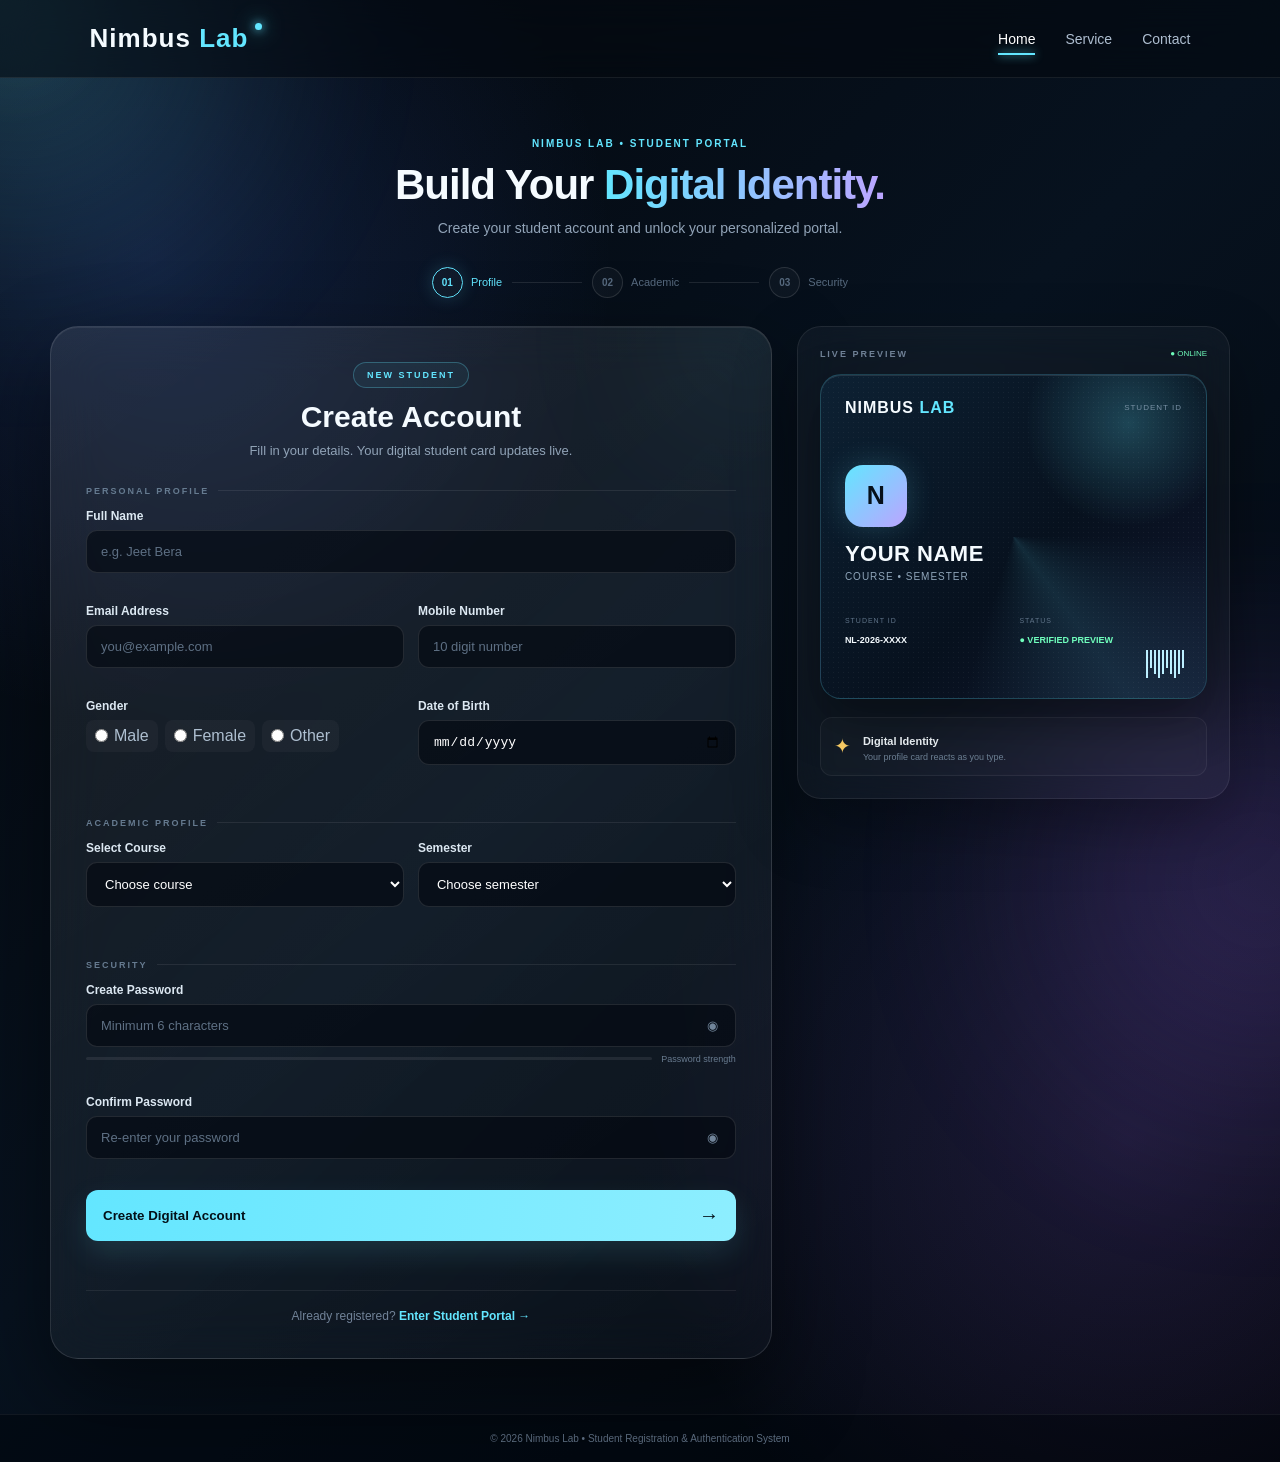
<file: index.html>
<!DOCTYPE html>
<html lang="en">
<head>
    <meta charset="UTF-8">
    <meta name="viewport" content="width=device-width, initial-scale=1.0">

    <title>Nimbus Lab | Student Registration</title>

    <link rel="stylesheet" href="style.css">
</head>

<body>

<div class="cursor-light"></div>

<!-- ================= HEADER ================= -->

<header class="header">

    <div class="logo">
        Nimbus <span>Lab</span><i></i>
    </div>

    <nav>
        <a class="active" href="index.html">Home</a>
        <a href="#services">Service</a>
        <a href="#contact">Contact</a>
    </nav>

</header>


<!-- ================= MAIN ================= -->

<main class="main-container">

<section class="portal-wrap">

    <div class="top-heading">

        <span class="eyebrow">
            NIMBUS LAB • STUDENT PORTAL
        </span>

        <h1>
            Build Your <span>Digital Identity.</span>
        </h1>

        <p>
            Create your student account and unlock your personalized portal.
        </p>

    </div>


    <!-- PROGRESS -->

    <div class="steps">

        <div class="step active" id="step1">
            <b>01</b>
            <span>Profile</span>
        </div>

        <div class="step-line">
            <i id="progressLine"></i>
        </div>

        <div class="step" id="step2">
            <b>02</b>
            <span>Academic</span>
        </div>

        <div class="step-line">
            <i></i>
        </div>

        <div class="step" id="step3">
            <b>03</b>
            <span>Security</span>
        </div>

    </div>


    <!-- ================= GRID ================= -->

    <div class="portal-grid">


        <!-- ================= FORM ================= -->

        <div class="form-card">

            <div class="card-glow"></div>

            <div class="form-heading">

                <span class="badge">
                    NEW STUDENT
                </span>

                <h2>Create Account</h2>

                <p>
                    Fill in your details. Your digital student card updates live.
                </p>

            </div>


            <form id="registrationForm">


                <!-- PERSONAL -->

                <div class="section-label">
                    PERSONAL PROFILE
                </div>


                <div class="input-group">

                    <label for="name">
                        Full Name
                    </label>

                    <input
                        type="text"
                        id="name"
                        placeholder="e.g. Jeet Bera"
                    >

                    <small id="nameError"></small>

                </div>


                <div class="two-col">

                    <div class="input-group">

                        <label for="email">
                            Email Address
                        </label>

                        <input
                            type="email"
                            id="email"
                            placeholder="you@example.com"
                        >

                        <small id="emailError"></small>

                    </div>


                    <div class="input-group">

                        <label for="mobile">
                            Mobile Number
                        </label>

                        <input
                            type="tel"
                            id="mobile"
                            maxlength="10"
                            placeholder="10 digit number"
                        >

                        <small id="mobileError"></small>

                    </div>

                </div>


                <!-- GENDER + DOB -->

                <div class="two-col">

                    <div class="input-group">

                        <label>
                            Gender
                        </label>

                        <div class="gender-box">

                            <label class="radio-option">
                                <input
                                    type="radio"
                                    name="gender"
                                    value="Male"
                                >
                                Male
                            </label>

                            <label class="radio-option">
                                <input
                                    type="radio"
                                    name="gender"
                                    value="Female"
                                >
                                Female
                            </label>

                            <label class="radio-option">
                                <input
                                    type="radio"
                                    name="gender"
                                    value="Other"
                                >
                                Other
                            </label>

                        </div>

                        <small id="genderError"></small>

                    </div>


                    <div class="input-group">

                        <label for="dob">
                            Date of Birth
                        </label>

                        <input
                            type="date"
                            id="dob"
                        >

                        <small id="dobError"></small>

                    </div>

                </div>


                <!-- ACADEMIC -->

                <div class="section-label">
                    ACADEMIC PROFILE
                </div>


                <div class="two-col">

                    <div class="input-group">

                        <label for="course">
                            Select Course
                        </label>

                        <select id="course">

                            <option value="">
                                Choose course
                            </option>

                            <option value="BCA">
                                BCA
                            </option>

                            <option value="BBA">
                                BBA
                            </option>

                            <option value="B.Sc">
                                B.Sc
                            </option>

                            <option value="B.Com">
                                B.Com
                            </option>

                        </select>

                        <small id="courseError"></small>

                    </div>


                    <div class="input-group">

                        <label for="semester">
                            Semester
                        </label>

                        <select id="semester">

                            <option value="">
                                Choose semester
                            </option>

                            <option value="1st Semester">
                                1st Semester
                            </option>

                            <option value="2nd Semester">
                                2nd Semester
                            </option>

                            <option value="3rd Semester">
                                3rd Semester
                            </option>

                            <option value="4th Semester">
                                4th Semester
                            </option>

                            <option value="5th Semester">
                                5th Semester
                            </option>

                            <option value="6th Semester">
                                6th Semester
                            </option>

                        </select>

                        <small id="semesterError"></small>

                    </div>

                </div>


                <!-- SECURITY -->

                <div class="section-label">
                    SECURITY
                </div>


                <div class="input-group">

                    <label for="password">
                        Create Password
                    </label>

                    <div class="password-wrap">

                        <input
                            type="password"
                            id="password"
                            placeholder="Minimum 6 characters"
                        >

                        <button
                            type="button"
                            class="eye-btn"
                            data-target="password"
                        >
                            ◉
                        </button>

                    </div>


                    <div class="strength">

                        <div class="strength-bar">
                            <i id="strengthBar"></i>
                        </div>

                        <span id="strengthText">
                            Password strength
                        </span>

                    </div>

                    <small id="passwordError"></small>

                </div>


                <div class="input-group">

                    <label for="confirmPassword">
                        Confirm Password
                    </label>

                    <div class="password-wrap">

                        <input
                            type="password"
                            id="confirmPassword"
                            placeholder="Re-enter your password"
                        >

                        <button
                            type="button"
                            class="eye-btn"
                            data-target="confirmPassword"
                        >
                            ◉
                        </button>

                    </div>

                    <small id="confirmPasswordError"></small>

                </div>


                <!-- BUTTON -->

                <button
                    type="submit"
                    class="main-btn"
                >

                    <span>
                        Create Digital Account
                    </span>

                    <b>→</b>

                </button>


                <div
                    id="successMessage"
                    class="success-message"
                ></div>

            </form>


            <div class="switch-page">

                Already registered?

                <a href="login.html">
                    Enter Student Portal →
                </a>

            </div>

        </div>


        <!-- ================= DIGITAL CARD ================= -->

        <aside class="id-preview">

            <div class="preview-top">

                <span>
                    LIVE PREVIEW
                </span>

                <i>
                    ● ONLINE
                </i>

            </div>


            <div class="student-card">

                <div class="card-noise"></div>


                <div class="card-header">

                    <strong>
                        NIMBUS <span>LAB</span>
                    </strong>

                    <em>
                        STUDENT ID
                    </em>

                </div>


                <div
                    class="avatar"
                    id="avatar"
                >
                    N
                </div>


                <div
                    class="student-name"
                    id="previewName"
                >
                    YOUR NAME
                </div>


                <div
                    class="student-course"
                    id="previewCourse"
                >
                    COURSE • SEMESTER
                </div>


                <div class="id-info">

                    <div>

                        <small>
                            STUDENT ID
                        </small>

                        <b id="previewId">
                            NL-2026-XXXX
                        </b>

                    </div>


                    <div>

                        <small>
                            STATUS
                        </small>

                        <b class="verified">
                            ● VERIFIED PREVIEW
                        </b>

                    </div>

                </div>


                <div class="mini-code">

                    <span></span>
                    <span></span>
                    <span></span>
                    <span></span>
                    <span></span>
                    <span></span>
                    <span></span>
                    <span></span>
                    <span></span>
                    <span></span>

                </div>

            </div>


            <div class="preview-note">

                <span>
                    ✦
                </span>

                <div>

                    <b>
                        Digital Identity
                    </b>

                    <p>
                        Your profile card reacts as you type.
                    </p>

                </div>

            </div>

        </aside>

    </div>

</section>

</main>


<footer
    class="footer"
    id="contact"
>

    <p>
        © 2026 Nimbus Lab • Student Registration & Authentication System
    </p>

</footer>


<script src="script.js"></script>

</body>
</html>
</file>
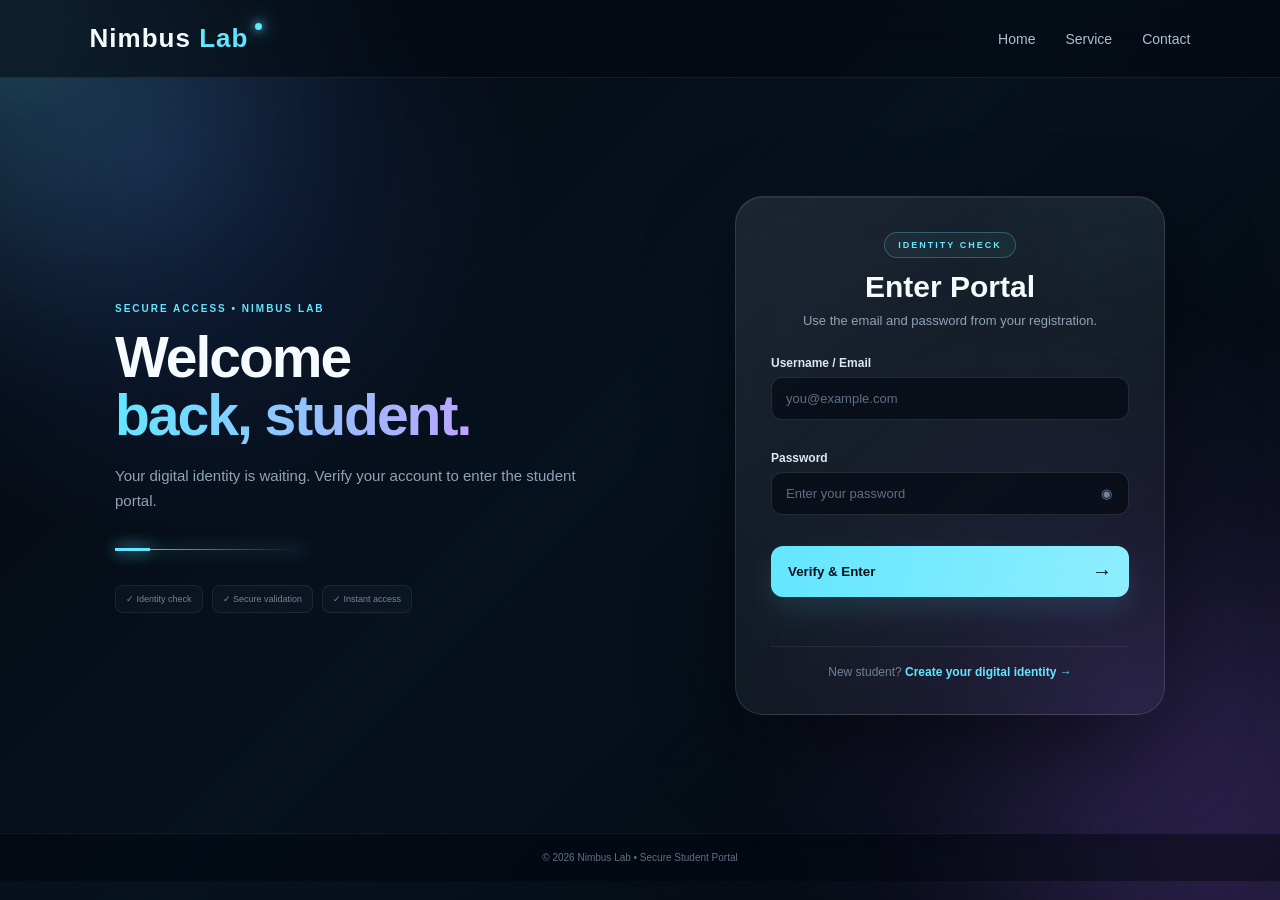
<file: login.html>
<!DOCTYPE html>
<html lang="en">

<head>

    <meta charset="UTF-8">

    <meta
        name="viewport"
        content="width=device-width, initial-scale=1.0"
    >

    <title>
        Nimbus Lab | Student Login
    </title>

    <link
        rel="stylesheet"
        href="style.css"
    >

</head>


<body>

<div class="cursor-light"></div>


<!-- HEADER -->

<header class="header">

    <div class="logo">

        Nimbus <span>Lab</span><i></i>

    </div>


    <nav>

        <a href="index.html">
            Home
        </a>

        <a href="index.html#services">
            Service
        </a>

        <a href="index.html#contact">
            Contact
        </a>

    </nav>

</header>


<!-- MAIN -->

<main class="main-container login-main">

<section class="login-layout">


    <!-- LEFT SIDE -->

    <div class="login-copy">

        <span class="eyebrow">
            SECURE ACCESS • NIMBUS LAB
        </span>


        <h1>

            Welcome

            <br>

            <span>
                back, student.
            </span>

        </h1>


        <p>

            Your digital identity is waiting.
            Verify your account to enter the student portal.

        </p>


        <div class="scan-line"></div>


        <div class="secure-points">

            <span>
                ✓ Identity check
            </span>

            <span>
                ✓ Secure validation
            </span>

            <span>
                ✓ Instant access
            </span>

        </div>

    </div>


    <!-- LOGIN CARD -->

    <div class="form-card login-card">

        <div class="card-glow"></div>


        <div class="form-heading">

            <span class="badge">
                IDENTITY CHECK
            </span>

            <h2>
                Enter Portal
            </h2>

            <p>
                Use the email and password from your registration.
            </p>

        </div>


        <form id="loginForm">


            <div class="input-group">

                <label for="loginEmail">
                    Username / Email
                </label>

                <input
                    type="email"
                    id="loginEmail"
                    placeholder="you@example.com"
                >

                <small id="loginEmailError"></small>

            </div>


            <div class="input-group">

                <label for="loginPassword">
                    Password
                </label>


                <div class="password-wrap">

                    <input
                        type="password"
                        id="loginPassword"
                        placeholder="Enter your password"
                    >

                    <button
                        type="button"
                        class="eye-btn"
                        data-target="loginPassword"
                    >
                        ◉
                    </button>

                </div>


                <small id="loginPasswordError"></small>

            </div>


            <button
                type="submit"
                class="main-btn"
            >

                <span>
                    Verify & Enter
                </span>

                <b>
                    →
                </b>

            </button>


            <div
                id="loginMessage"
                class="success-message"
            ></div>

        </form>


        <div class="switch-page">

            New student?

            <a href="index.html">
                Create your digital identity →
            </a>

        </div>

    </div>

</section>

</main>


<footer class="footer">

    <p>
        © 2026 Nimbus Lab • Secure Student Portal
    </p>

</footer>


<script src="script.js"></script>

</body>

</html>
</file>
<file: style.css>
/* =========================================
   NIMBUS LAB
   PREMIUM DIGITAL IDENTITY DESIGN
========================================= */

*{
    margin:0;
    padding:0;
    box-sizing:border-box;
}


:root{

    --cyan:#63e6ff;
    --blue:#4d7cff;
    --purple:#a16cff;
    --green:#70ffbd;
    --gold:#ffd166;

    --white:#f5fbff;
    --muted:#91a3b7;
    --danger:#ff8585;

}


html{
    scroll-behavior:smooth;
}


body{

    min-height:100vh;

    font-family:
        Arial,
        Helvetica,
        sans-serif;

    color:var(--white);

    overflow-x:hidden;

    position:relative;

    background:

        radial-gradient(
            circle at 12% 18%,
            rgba(77,124,255,.18),
            transparent 28%
        ),

        radial-gradient(
            circle at 88% 78%,
            rgba(161,108,255,.16),
            transparent 30%
        ),

        linear-gradient(
            135deg,
            #03060b,
            #07121f 48%,
            #03060b
        );
}


/* BACKGROUND GLOW */

body::before,
body::after{

    content:"";

    position:fixed;

    width:420px;
    height:420px;

    border-radius:50%;

    filter:blur(110px);

    opacity:.18;

    pointer-events:none;

    z-index:-2;

}


body::before{

    background:var(--cyan);

    left:-190px;
    top:-180px;

    animation:
        floatOne
        9s
        ease-in-out
        infinite
        alternate;

}


body::after{

    background:var(--purple);

    right:-190px;
    bottom:-190px;

    animation:
        floatTwo
        11s
        ease-in-out
        infinite
        alternate;

}


@keyframes floatOne{

    to{
        transform:
            translate(110px,80px)
            scale(1.15);
    }

}


@keyframes floatTwo{

    to{
        transform:
            translate(-90px,-70px)
            scale(1.1);
    }

}


/* MOUSE LIGHT */

.cursor-light{

    position:fixed;

    width:260px;
    height:260px;

    border-radius:50%;

    pointer-events:none;

    z-index:0;

    transform:
        translate(-50%,-50%);

    background:

        radial-gradient(
            circle,
            rgba(99,230,255,.09),
            transparent 68%
        );

    mix-blend-mode:screen;

}


/* HEADER */

.header{

    height:78px;

    padding:
        0
        7%;

    display:flex;

    align-items:center;

    justify-content:space-between;

    background:
        rgba(4,9,16,.58);

    border-bottom:
        1px solid
        rgba(255,255,255,.08);

    backdrop-filter:
        blur(20px);

    position:relative;

    z-index:10;

}


.logo{

    font-size:26px;

    font-weight:800;

    letter-spacing:1px;

}


.logo span{
    color:var(--cyan);
}


.logo i{

    display:inline-block;

    width:7px;
    height:7px;

    border-radius:50%;

    background:var(--cyan);

    margin-left:7px;

    vertical-align:top;

    box-shadow:
        0 0 10px var(--cyan),
        0 0 22px var(--cyan);

    animation:
        pulse
        1.7s
        infinite;

}


@keyframes pulse{

    50%{
        transform:scale(1.35);
        opacity:.65;
    }

}


/* NAV */

nav{

    display:flex;

    gap:30px;

}


nav a{

    color:#aebed0;

    text-decoration:none;

    font-size:14px;

    position:relative;

    transition:.3s;

}


nav a::after{

    content:"";

    position:absolute;

    left:50%;

    bottom:-8px;

    width:0;

    height:2px;

    background:var(--cyan);

    box-shadow:
        0 0 10px var(--cyan);

    transition:.3s;

}


nav a:hover,
nav a.active{

    color:white;

}


nav a:hover::after,
nav a.active::after{

    width:100%;

    left:0;

}


/* MAIN */

.main-container{

    min-height:
        calc(100vh - 145px);

    padding:
        55px 20px;

    position:relative;

    z-index:1;

}


.portal-wrap{

    max-width:1180px;

    margin:auto;

}


/* HEADING */

.top-heading{

    text-align:center;

    margin-bottom:26px;

}


.eyebrow{

    display:inline-block;

    color:var(--cyan);

    font-size:10px;

    letter-spacing:2px;

    font-weight:800;

}


.top-heading h1{

    font-size:42px;

    margin:
        10px
        0
        8px;

    letter-spacing:-1px;

}


.top-heading h1 span,
.login-copy h1 span{

    background:

        linear-gradient(
            90deg,
            var(--cyan),
            #bca4ff,
            var(--cyan)
        );

    background-size:200%;

    -webkit-background-clip:text;

    -webkit-text-fill-color:transparent;

    animation:
        shine
        4s
        linear
        infinite;

}


@keyframes shine{

    to{
        background-position:200%;
    }

}


.top-heading p,
.login-copy > p{

    color:var(--muted);

    font-size:14px;

    line-height:1.7;

}


/* STEPS */

.steps{

    max-width:720px;

    margin:
        0
        auto
        28px;

    display:flex;

    align-items:center;

    justify-content:center;

}


.step{

    display:flex;

    align-items:center;

    gap:8px;

    color:#56697e;

    white-space:nowrap;

    transition:.4s;

}


.step b{

    width:31px;
    height:31px;

    border-radius:50%;

    display:grid;

    place-items:center;

    border:
        1px solid
        rgba(255,255,255,.12);

    font-size:10px;

    background:
        rgba(255,255,255,.03);

}


.step span{

    font-size:11px;

}


.step.active,
.step.done{

    color:var(--cyan);

}


.step.active b,
.step.done b{

    border-color:var(--cyan);

    box-shadow:
        0 0 18px
        rgba(99,230,255,.18);

    color:var(--cyan);

}


.step-line{

    height:1px;

    width:70px;

    background:
        rgba(255,255,255,.1);

    margin:
        0 10px;

    overflow:hidden;

}


.step-line i{

    display:block;

    width:0;

    height:100%;

    background:var(--cyan);

    box-shadow:
        0 0 10px var(--cyan);

    transition:.5s;

}


/* GRID */

.portal-grid{

    display:grid;

    grid-template-columns:
        minmax(0,1.25fr)
        minmax(300px,.75fr);

    gap:25px;

    align-items:start;

}


/* FORM CARD */

.form-card{

    position:relative;

    overflow:hidden;

    padding:35px;

    border-radius:28px;

    background:

        linear-gradient(
            145deg,
            rgba(255,255,255,.085),
            rgba(255,255,255,.025)
        );

    border:
        1px solid
        rgba(255,255,255,.12);

    backdrop-filter:
        blur(25px);

    box-shadow:

        0 35px 90px
        rgba(0,0,0,.48),

        inset 0 1px
        rgba(255,255,255,.07);

    animation:
        appear
        .7s
        cubic-bezier(.2,.8,.2,1);

}


.form-card::before{

    content:"";

    position:absolute;

    width:180px;
    height:600px;

    left:-270px;
    top:-180px;

    transform:rotate(25deg);

    background:

        linear-gradient(
            90deg,
            transparent,
            rgba(255,255,255,.08),
            transparent
        );

    animation:
        sweep
        8s
        infinite;

}


@keyframes sweep{

    45%,
    100%{
        left:900px;
    }

}


@keyframes appear{

    from{

        opacity:0;

        transform:
            translateY(25px)
            scale(.97);

    }

    to{

        opacity:1;

        transform:none;

    }

}


.card-glow{

    position:absolute;

    right:-80px;
    top:-90px;

    width:200px;
    height:200px;

    border-radius:50%;

    background:var(--cyan);

    filter:blur(90px);

    opacity:.08;

}


/* FORM TITLE */

.form-heading{

    text-align:center;

    position:relative;

    z-index:1;

    margin-bottom:24px;

}


.badge{

    display:inline-block;

    padding:
        7px 13px;

    border-radius:50px;

    color:var(--cyan);

    border:
        1px solid
        rgba(99,230,255,.28);

    background:
        rgba(99,230,255,.05);

    font-size:9px;

    font-weight:800;

    letter-spacing:2px;

}


.form-heading h2{

    font-size:30px;

    margin-top:12px;

}


.form-heading p{

    margin-top:7px;

    color:var(--muted);

    font-size:13px;

    line-height:1.6;

}


/* SECTION */

.section-label{

    margin:
        22px
        0
        13px;

    color:#667b90;

    font-size:9px;

    font-weight:800;

    letter-spacing:2px;

    display:flex;

    align-items:center;

    gap:9px;

}


.section-label::after{

    content:"";

    height:1px;

    flex:1;

    background:
        rgba(255,255,255,.08);

}


/* INPUT */

.two-col{

    display:grid;

    grid-template-columns:
        1fr
        1fr;

    gap:14px;

}


.input-group{

    margin-bottom:12px;

    position:relative;

    z-index:2;

}


.input-group > label{

    display:block;

    margin-bottom:7px;

    color:#dce8f2;

    font-size:12px;

    font-weight:700;

}


input,
select{

    width:100%;

    padding:
        13px 14px;

    color:white;

    background:
        rgba(2,8,15,.6);

    border:
        1px solid
        rgba(255,255,255,.11);

    border-radius:11px;

    outline:none;

    font-size:13px;

    transition:.3s;

}


input::placeholder{

    color:#5e7084;

}


input:focus,
select:focus{

    border-color:var(--cyan);

    box-shadow:

        0 0 0 3px
        rgba(99,230,255,.06),

        0 0 24px
        rgba(99,230,255,.07);

    transform:
        translateY(-1px);

}


select option{

    background:#091321;

    color:white;

}


.input-group small{

    display:block;

    min-height:15px;

    margin-top:4px;

    color:var(--danger);

    font-size:10px;

}


/* GENDER */

.gender-box{

    display:flex;

    gap:7px;

    flex-wrap:wrap;

}


.radio-option{

    display:flex !important;

    align-items:center;

    gap:6px;

    padding:
        7px 9px;

    border-radius:8px;

    background:
        rgba(255,255,255,.035);

    color:#aebfd0 !important;

    font-weight:400 !important;

    cursor:pointer;

    transition:.3s;

    margin:0 !important;

}


.radio-option:hover{

    background:
        rgba(99,230,255,.08);

    color:white !important;

}


.radio-option input{

    width:auto;

    accent-color:var(--cyan);

}


/* PASSWORD */

.password-wrap{

    position:relative;

}


.password-wrap input{

    padding-right:46px;

}


.eye-btn{

    position:absolute;

    right:6px;

    top:50%;

    transform:translateY(-50%);

    width:34px;

    height:32px;

    border:0;

    background:transparent;

    color:#71859a;

    cursor:pointer;

    transition:.3s;

}


.eye-btn:hover{

    color:var(--cyan);

}


/* PASSWORD STRENGTH */

.strength{

    display:flex;

    align-items:center;

    gap:9px;

    margin-top:7px;

}


.strength-bar{

    height:3px;

    flex:1;

    background:
        rgba(255,255,255,.08);

    border-radius:5px;

    overflow:hidden;

}


.strength-bar i{

    display:block;

    height:100%;

    width:0;

    border-radius:5px;

    background:var(--danger);

    transition:.35s;

}


.strength span{

    font-size:9px;

    color:#687b8f;

    min-width:75px;

    text-align:right;

}


/* BUTTON */

.main-btn{

    width:100%;

    margin-top:9px;

    padding:
        14px 17px;

    border:0;

    border-radius:12px;

    cursor:pointer;

    display:flex;

    align-items:center;

    justify-content:space-between;

    color:#031018;

    font-weight:800;

    background:

        linear-gradient(
            100deg,
            var(--cyan),
            #8deeff,
            var(--purple),
            var(--cyan)
        );

    background-size:300% 100%;

    animation:
        buttonFlow
        5s
        linear
        infinite;

    box-shadow:
        0 12px 30px
        rgba(99,230,255,.13);

    transition:.3s;

    position:relative;

    z-index:2;

}


@keyframes buttonFlow{

    to{
        background-position:300% 0;
    }

}


.main-btn:hover{

    transform:
        translateY(-2px);

    box-shadow:
        0 15px 35px
        rgba(99,230,255,.22);

}


.main-btn b{

    font-size:20px;

}


/* MESSAGES */

.success-message{

    text-align:center;

    color:var(--green);

    font-size:12px;

    min-height:17px;

    margin-top:12px;

}


.switch-page{

    margin-top:20px;

    padding-top:18px;

    border-top:
        1px solid
        rgba(255,255,255,.07);

    text-align:center;

    color:#718398;

    font-size:12px;

}


.switch-page a{

    color:var(--cyan);

    text-decoration:none;

    font-weight:700;

}


.switch-page a:hover{

    text-shadow:
        0 0 12px
        var(--cyan);

}


/* DIGITAL CARD */

.id-preview{

    position:sticky;

    top:100px;

    padding:22px;

    border-radius:24px;

    background:
        rgba(255,255,255,.035);

    border:
        1px solid
        rgba(255,255,255,.08);

    backdrop-filter:
        blur(18px);

    box-shadow:
        0 25px 65px
        rgba(0,0,0,.3);

}


.preview-top{

    display:flex;

    justify-content:space-between;

    align-items:center;

    margin-bottom:15px;

}


.preview-top span{

    font-size:9px;

    letter-spacing:2px;

    color:#718398;

    font-weight:800;

}


.preview-top i{

    font-style:normal;

    color:var(--green);

    font-size:8px;

}


/* STUDENT CARD */

.student-card{

    position:relative;

    overflow:hidden;

    min-height:325px;

    padding:24px;

    border-radius:21px;

    background:

        radial-gradient(
            circle at 80% 15%,
            rgba(99,230,255,.24),
            transparent 25%
        ),

        linear-gradient(
            135deg,
            #0d2133,
            #07111e 55%,
            #10142b
        );

    border:
        1px solid
        rgba(99,230,255,.22);

    box-shadow:

        0 20px 50px
        rgba(0,0,0,.38),

        inset 0 1px
        rgba(255,255,255,.1);

}


.student-card::before{

    content:"";

    position:absolute;

    inset:-80px;

    background:

        conic-gradient(
            from 90deg,
            transparent,
            rgba(99,230,255,.12),
            transparent 30%
        );

    animation:
        rotateCard
        7s
        linear
        infinite;

}


@keyframes rotateCard{

    to{
        transform:rotate(360deg);
    }

}


.card-noise{

    position:absolute;

    inset:0;

    opacity:.05;

    background-image:
        radial-gradient(
            #fff .7px,
            transparent .7px
        );

    background-size:5px 5px;

}


.card-header,
.avatar,
.student-name,
.student-course,
.id-info,
.mini-code{

    position:relative;

    z-index:2;

}


.card-header{

    display:flex;

    justify-content:space-between;

    align-items:center;

}


.card-header strong{

    font-size:16px;

    letter-spacing:1px;

}


.card-header strong span{

    color:var(--cyan);

}


.card-header em{

    font-style:normal;

    font-size:8px;

    color:#7890a4;

    letter-spacing:1px;

}


.avatar{

    width:62px;
    height:62px;

    border-radius:18px;

    margin-top:48px;

    display:grid;

    place-items:center;

    font-size:25px;

    font-weight:800;

    color:#06101a;

    background:

        linear-gradient(
            135deg,
            var(--cyan),
            #bca4ff
        );

    box-shadow:
        0 0 30px
        rgba(99,230,255,.2);

}


.student-name{

    font-size:22px;

    font-weight:800;

    margin-top:14px;

    letter-spacing:.5px;

    white-space:nowrap;

    overflow:hidden;

    text-overflow:ellipsis;

}


.student-course{

    color:#8fa5b9;

    font-size:10px;

    letter-spacing:1px;

    margin-top:4px;

}


.id-info{

    display:grid;

    grid-template-columns:
        1fr
        1fr;

    gap:12px;

    margin-top:35px;

}


.id-info small{

    display:block;

    color:#5f7388;

    font-size:7px;

    letter-spacing:1px;

    margin-bottom:5px;

}


.id-info b{

    font-size:9px;

}


.verified{

    color:var(--green) !important;

}


.mini-code{

    display:flex;

    gap:2px;

    position:absolute;

    right:22px;

    bottom:20px;

}


.mini-code span{

    width:2px;

    background:#bcefff;

    display:block;

}


.mini-code span:nth-child(1),
.mini-code span:nth-child(4),
.mini-code span:nth-child(8){

    height:28px;

}


.mini-code span:nth-child(2),
.mini-code span:nth-child(6),
.mini-code span:nth-child(10){

    height:18px;

}


.mini-code span:nth-child(3),
.mini-code span:nth-child(5),
.mini-code span:nth-child(7),
.mini-code span:nth-child(9){

    height:24px;

}


/* PREVIEW NOTE */

.preview-note{

    display:flex;

    gap:12px;

    align-items:center;

    margin-top:18px;

    padding:13px;

    border:
        1px solid
        rgba(255,255,255,.06);

    border-radius:12px;

    background:
        rgba(255,255,255,.025);

}


.preview-note > span{

    color:var(--gold);

    font-size:20px;

}


.preview-note b{

    font-size:11px;

}


.preview-note p{

    font-size:9px;

    color:#6f8296;

    margin-top:3px;

}


/* FOOTER */

.footer{

    padding:18px;

    text-align:center;

    color:#5f7185;

    font-size:10px;

    border-top:
        1px solid
        rgba(255,255,255,.06);

    background:
        rgba(2,6,12,.45);

}


/* LOGIN */

.login-main{

    display:grid;

    place-items:center;

}


.login-layout{

    width:100%;

    max-width:1050px;

    display:grid;

    grid-template-columns:
        1fr
        430px;

    gap:70px;

    align-items:center;

}


.login-copy h1{

    font-size:57px;

    line-height:1.02;

    margin:
        12px
        0
        18px;

    letter-spacing:-2px;

}


.login-copy > p{

    max-width:500px;

    font-size:15px;

}


.scan-line{

    width:190px;

    height:1px;

    margin:35px 0;

    background:
        linear-gradient(
            90deg,
            var(--cyan),
            transparent
        );

    box-shadow:
        0 0 15px
        var(--cyan);

    position:relative;

}


.scan-line::after{

    content:"";

    position:absolute;

    width:35px;

    height:3px;

    top:-1px;

    background:var(--cyan);

    box-shadow:
        0 0 16px
        var(--cyan);

    animation:
        scan
        2.2s
        linear
        infinite;

}


@keyframes scan{

    to{
        left:160px;
    }

}


.secure-points{

    display:flex;

    flex-wrap:wrap;

    gap:9px;

}


.secure-points span{

    padding:
        8px 10px;

    border:
        1px solid
        rgba(255,255,255,.07);

    border-radius:8px;

    color:#71859a;

    font-size:9px;

    background:
        rgba(255,255,255,.025);

}


/* LOGIN SUCCESS */

body.login-success{

    animation:
        wholeGlow
        1.15s
        ease;

}


@keyframes wholeGlow{

    0%{
        filter:brightness(1);
    }

    30%{
        filter:
            brightness(1.8)
            saturate(1.5);
    }

    60%{
        filter:
            brightness(1.3)
            saturate(1.3);
    }

    100%{
        filter:brightness(1);
    }

}


/* SUCCESS OVERLAY */

.success-overlay{

    position:fixed;

    inset:0;

    display:flex;

    align-items:center;

    justify-content:center;

    background:
        rgba(1,5,10,.6);

    backdrop-filter:
        blur(10px);

    z-index:999;

    opacity:0;

    pointer-events:none;

    transition:.35s;

}


.success-overlay.show{

    opacity:1;

    pointer-events:auto;

}


.success-box{

    width:330px;

    padding:
        35px 25px;

    text-align:center;

    border-radius:25px;

    background:

        linear-gradient(
            145deg,
            rgba(255,255,255,.13),
            rgba(255,255,255,.035)
        );

    border:
        1px solid
        rgba(255,255,255,.16);

    backdrop-filter:
        blur(25px);

    box-shadow:

        0 30px 80px
        rgba(0,0,0,.6),

        0 0 80px
        rgba(99,230,255,.12);

    transform:
        translateX(120px)
        scale(.8);

    opacity:0;

    transition:
        .7s
        cubic-bezier(.17,.89,.32,1.28);

}


.success-overlay.show .success-box{

    transform:none;

    opacity:1;

}


.success-icon{

    width:78px;

    height:78px;

    margin:auto;

    border-radius:50%;

    display:grid;

    place-items:center;

    color:white;

    font-size:39px;

    font-weight:bold;

    border:
        2px solid
        var(--green);

    box-shadow:

        0 0 20px
        var(--green),

        0 0 55px
        rgba(112,255,189,.5);

    position:relative;

    animation:
        successPop
        .8s
        cubic-bezier(.17,.89,.32,1.28),

        iconGlow
        1.4s
        infinite
        alternate;

}


@keyframes successPop{

    0%{
        transform:scale(0);
    }

    70%{
        transform:scale(1.15);
    }

    100%{
        transform:scale(1);
    }

}


@keyframes iconGlow{

    to{

        box-shadow:

            0 0 30px
            var(--green),

            0 0 75px
            rgba(112,255,189,.7);

    }

}


.success-icon::before,
.success-icon::after{

    content:"";

    position:absolute;

    inset:-8px;

    border:
        1px solid
        rgba(112,255,189,.55);

    border-radius:50%;

    animation:
        ring
        1.7s
        infinite;

}


.success-icon::after{

    animation-delay:.55s;

}


@keyframes ring{

    0%{

        transform:scale(.8);

        opacity:.8;

    }

    100%{

        transform:scale(1.9);

        opacity:0;

    }

}


.success-box h2{

    margin-top:22px;

    font-size:24px;

}


.success-box p{

    margin-top:8px;

    color:#91a3b7;

    font-size:13px;

    line-height:1.6;

}


/* PARTICLES */

.particle{

    position:fixed;

    width:5px;

    height:5px;

    border-radius:50%;

    background:var(--gold);

    box-shadow:

        0 0 12px
        var(--gold),

        0 0 25px
        var(--gold);

    z-index:1000;

    pointer-events:none;

    animation:
        particleFly
        1.5s
        ease-out
        forwards;

}


@keyframes particleFly{

    to{

        transform:
            translate(
                var(--x),
                var(--y)
            )
            scale(0);

        opacity:0;

    }

}


/* RESPONSIVE */

@media(max-width:900px){

    .portal-grid{

        grid-template-columns:1fr;

    }


    .id-preview{

        position:relative;

        top:auto;

        max-width:600px;

        margin:auto;

        width:100%;

    }


    .login-layout{

        grid-template-columns:1fr;

        gap:30px;

        max-width:620px;

    }


    .login-copy{

        text-align:center;

    }


    .login-copy > p{

        margin:auto;

    }


    .scan-line{

        margin:
            28px
            auto;

    }


    .secure-points{

        justify-content:center;

    }

}


@media(max-width:650px){

    .header{

        height:auto;

        padding:
            18px 5%;

        flex-direction:column;

        gap:14px;

    }


    nav{

        gap:18px;

    }


    .main-container{

        padding:
            35px 14px;

    }


    .top-heading h1{

        font-size:31px;

    }


    .two-col{

        grid-template-columns:1fr;

        gap:0;

    }


    .form-card{

        padding:
            26px 19px;

        border-radius:21px;

    }


    .login-copy h1{

        font-size:43px;

    }

}


@media(max-width:400px){

    nav{

        gap:12px;

    }


    nav a{

        font-size:12px;

    }


    .top-heading h1{

        font-size:27px;

    }


    .student-card{

        min-height:300px;

    }

}
</file>
